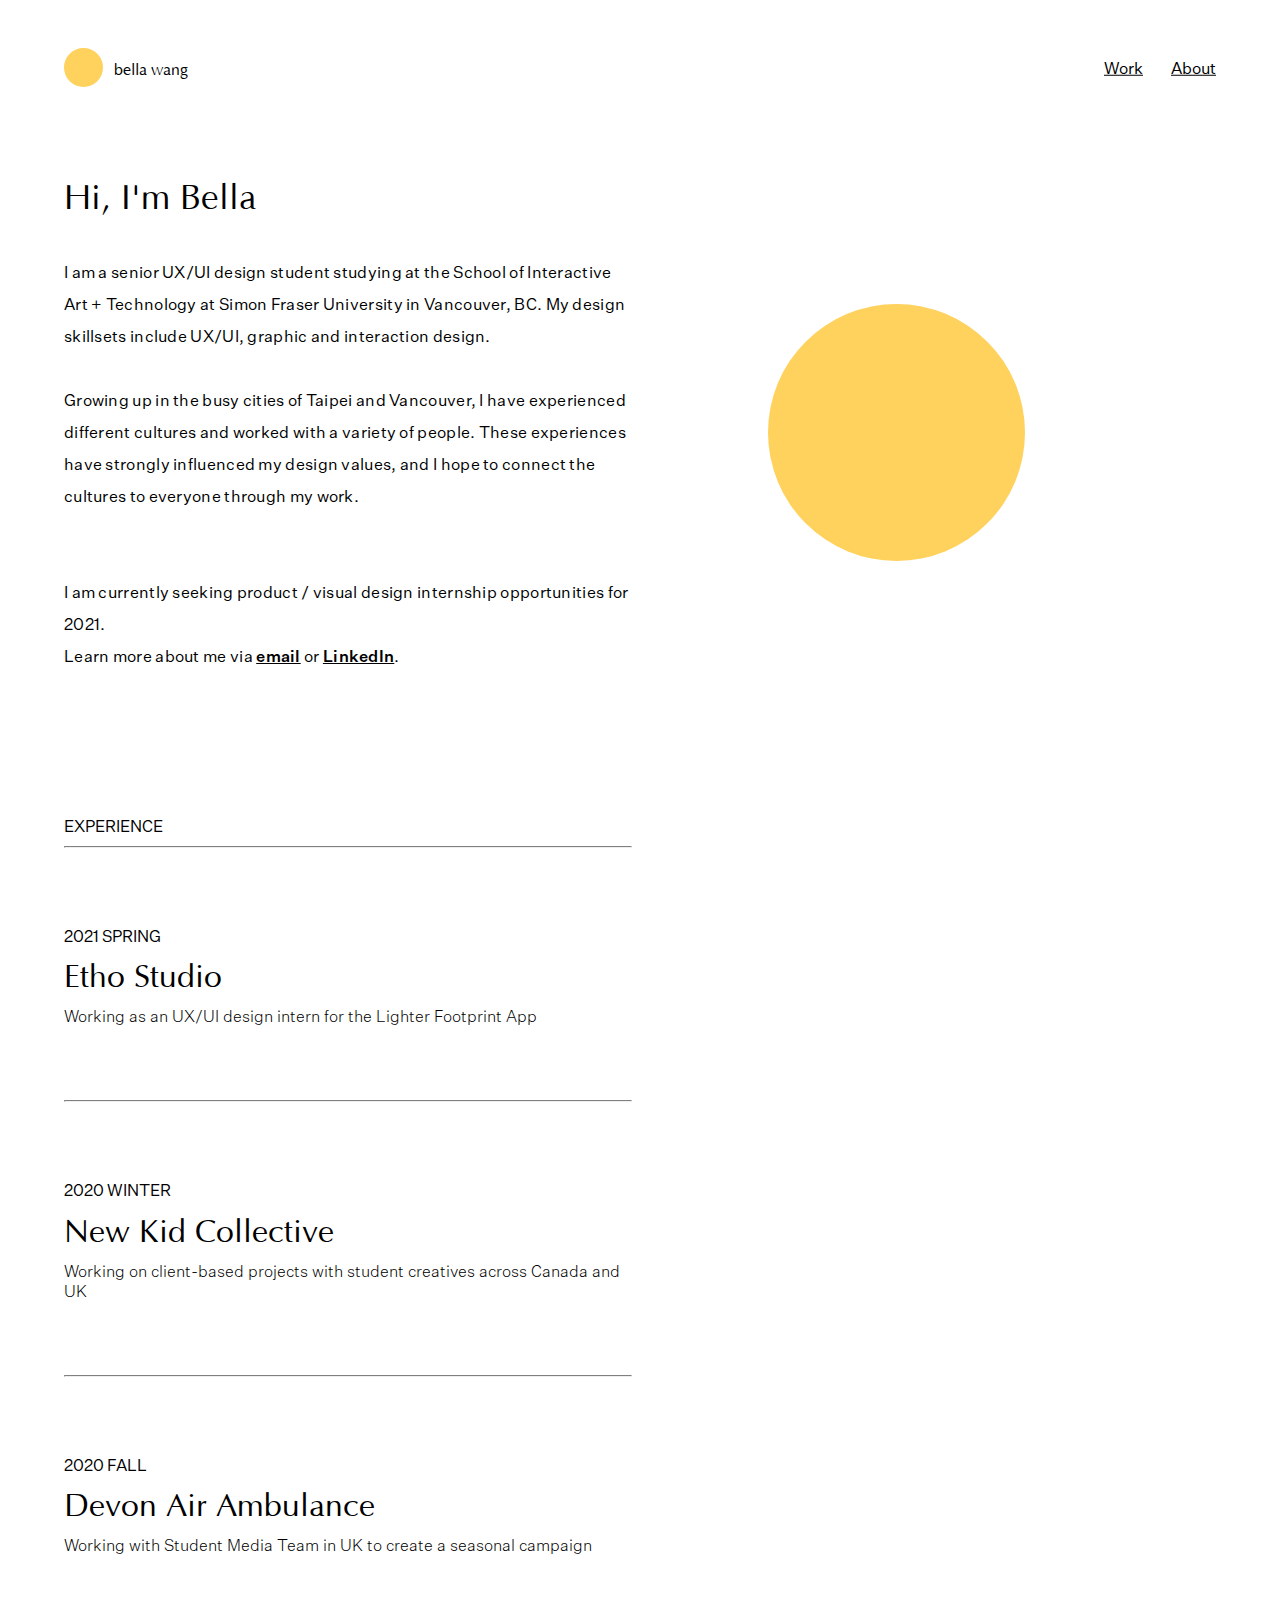
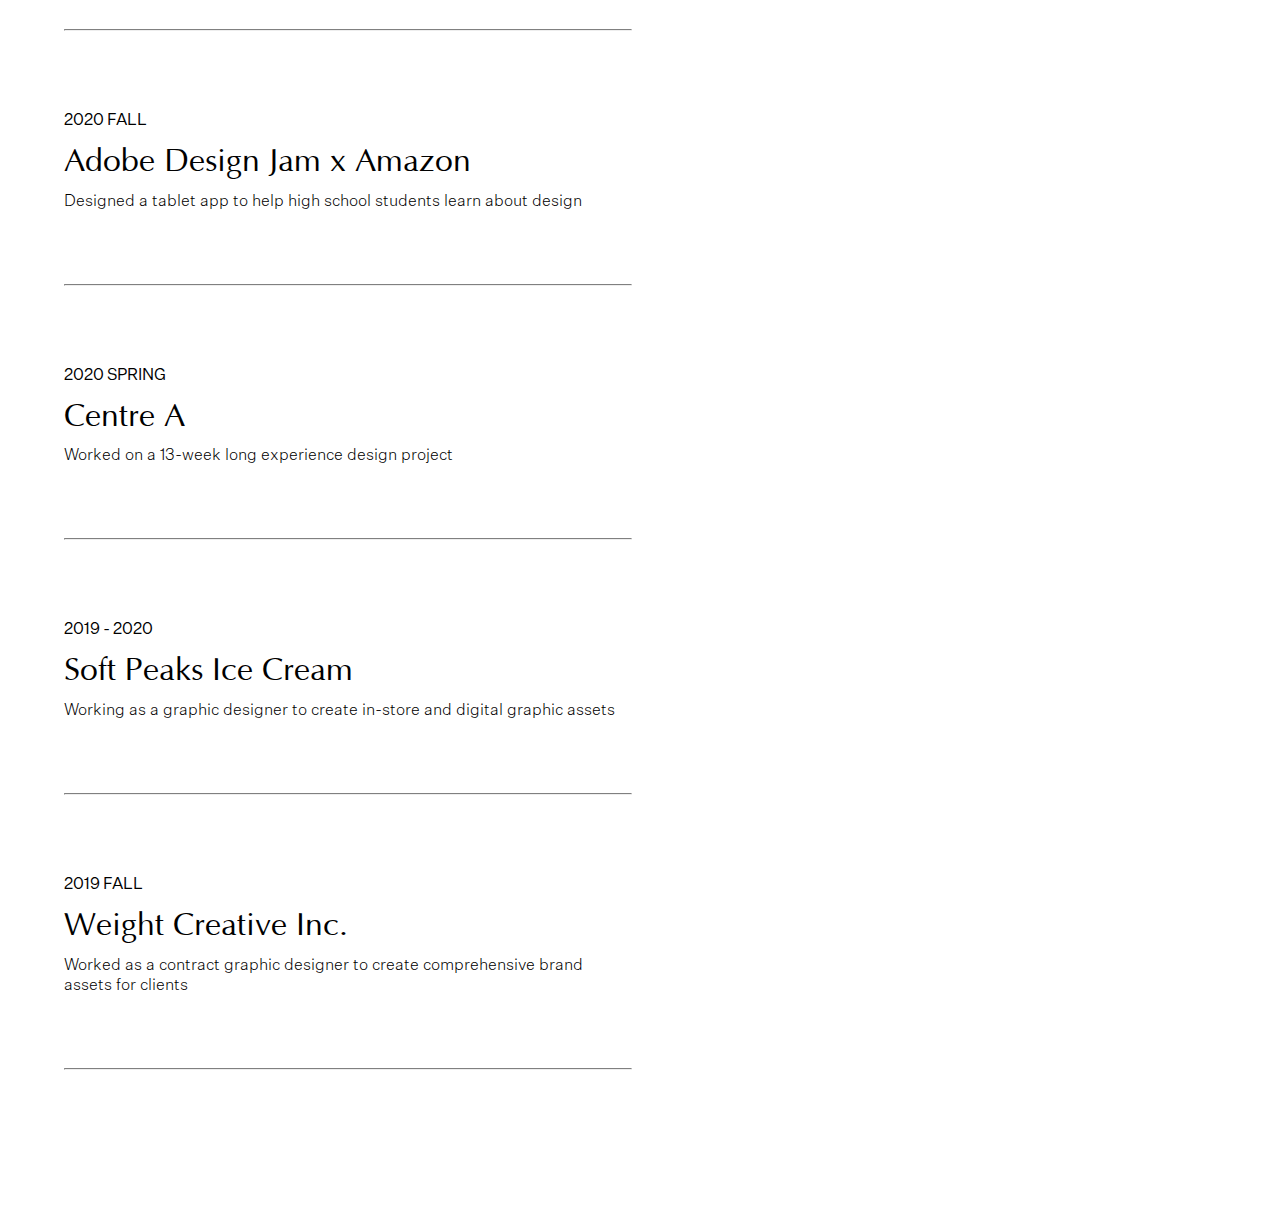
<file: about.html>
<!DOCTYPE html>
<html lang="en">

<head>

  <!-- Global site tag (gtag.js) - Google Analytics -->
  <script async src="https://www.googletagmanager.com/gtag/js?id=G-N9RYJR0GF3"></script>
  <script>
  window.dataLayer = window.dataLayer || [];
  function gtag(){dataLayer.push(arguments);}
  gtag('js', new Date());

  gtag('config', 'G-N9RYJR0GF3');
</script>

<meta charset="utf-8">
<meta http-equiv="X-UA-Compatible" content="IE=edge">
<meta name="viewport" content="width=device-width, initial-scale=1">
<meta name="keywords" content="bella wang, bella, wang, bellaxw, portfolio, designer, ux designer, product designer">
<meta name="description" content="Portfolio">
<meta name="viewport" content="width=device-width, initial-scale=1.0">
<meta name="robots" content="noodp">

<title>about bella</title>

<link rel="icon" type="image/png" href="img/favicon.png">
<link rel="apple-touch-icon" type="image/png" sizes="150x150" href="img/favicon.png"/>

<link rel="stylesheet" href="css/fonts.css">
<link rel="stylesheet" href="css/style.css">
<link rel="stylesheet" href="css/grid.css">
<link rel="stylesheet" href="css/normalize.css">

<script src="js/jquery-1.11.3.min.js"></script>
<script src="js/script.js"></script>
</head>

<body>
  <div id="container">
    <!-- TOP NAV -->
    <div id="topNav" class="grid-1">
      <div id="myName">
        <a class="navnohover" href="http://bellaxw.com/">
          <div class="sun">
            <svg width="39" height="39" viewBox="0 0 39 39" fill="none" xmlns="http://www.w3.org/2000/svg">
              <circle r="19.5" transform="matrix(1 0 0 -1 19.5 19.5)" fill="#FFD25E"/>
            </svg>
          </div>
          <div>
            <h1>bella wang</h1>
          </div>
        </a>
      </div>
      <ul class="menu">
        <li><a href="http://bellaxw.com/">Work</a></li>
        <li><a href="/about">About</a></li>
      </ul>
    </div>

    <div id="helloCopy" class="grid-2">
      <div>
        <h1>Hi, I'm Bella</h1>
      </div>
      <div><span></div>
      </div>

      <div id="aboutCopy" class="grid-2">
        <div>
          <p>
            I am a senior UX/UI design student studying at the School of Interactive
            Art + Technology at Simon Fraser University in Vancouver, BC. My design
            skillsets include UX/UI, graphic and interaction design.
            <br><br>
            Growing up in the busy cities of Taipei and Vancouver, I have experienced
            different cultures and worked with a variety of people. These experiences
            have strongly influenced my design values, and I hope to connect the cultures
            to everyone through my work.
            <br><br><br>
            <p>I am currently seeking product / visual design internship opportunities for 2021.</p>
            <p>Learn more about me via
              <a href="mailto:bellaxw@icloud.com">email</a> or
              <a href="https://www.linkedin.com/in/bellaxw/">LinkedIn</a>.</p>
            </p>
          </div>
          <div><span></div>
          </div>

          <div class="small-sun">
            <svg width="257" height="257" viewBox="0 0 257 257" fill="none" xmlns="http://www.w3.org/2000/svg">
              <circle cx="128.5" cy="128.5" r="128.5" fill="#FFD25E"/>
            </svg>
          </div>

          <div id="selectProjects" class="grid-2">
            <div>
              <div>
                <h2>Experience</h2>
              </div>

              <hr>

              <div class="project-wrapper2" id="tasty">
                <h5>2021 SPRING</h5>
                <h1>Etho Studio</h1>
                <p>Working as an UX/UI design intern for the Lighter Footprint App</p>
              </div>

              <hr>
              <div class="project-wrapper2" id="tasty">
                <h5>2020 WINTER</h5>
                <h1>New Kid Collective</h1>
                <p>Working on client-based projects with student creatives across Canada and UK</p>
              </div>

              <hr>
              <div class="project-wrapper2" id="tasty">
                <h5>2020 FALL</h5>
                <h1>Devon Air Ambulance</h1>
                <p>Working with Student Media Team in UK to create a seasonal campaign</p>
              </div>
              <hr>

              <div class="project-wrapper2" id="tasty">
                <h5>2020 FALL</h5>
                <h1>Adobe Design Jam x Amazon</h1>
                <p>Designed a tablet app to help high school students learn about design</p>
              </div>
              <hr>

              <div class="project-wrapper2" id="tasty">
                <h5>2020 SPRING</h5>
                <h1>Centre A</h1>
                <p>Worked on a 13-week long experience design project</p>
              </div>
              <hr>

              <div class="project-wrapper2" id="tasty">
                <h5>2019 - 2020</h5>
                <h1>Soft Peaks Ice Cream</h1>
                <p>Working as a graphic designer to create in-store and digital graphic assets</p>
              </div>
              <hr>

              <div class="project-wrapper2" id="tasty">
                <h5>2019 FALL</h5>
                <h1>Weight Creative Inc.</h1>
                <p>Worked as a contract graphic designer to create comprehensive brand assets for clients</p>
              </div>
              <hr>

            </div>
            <div><span></div>

            </div>

          </div> <!-- END OF CONTAINER -->

        </body>
        </html>
</file>
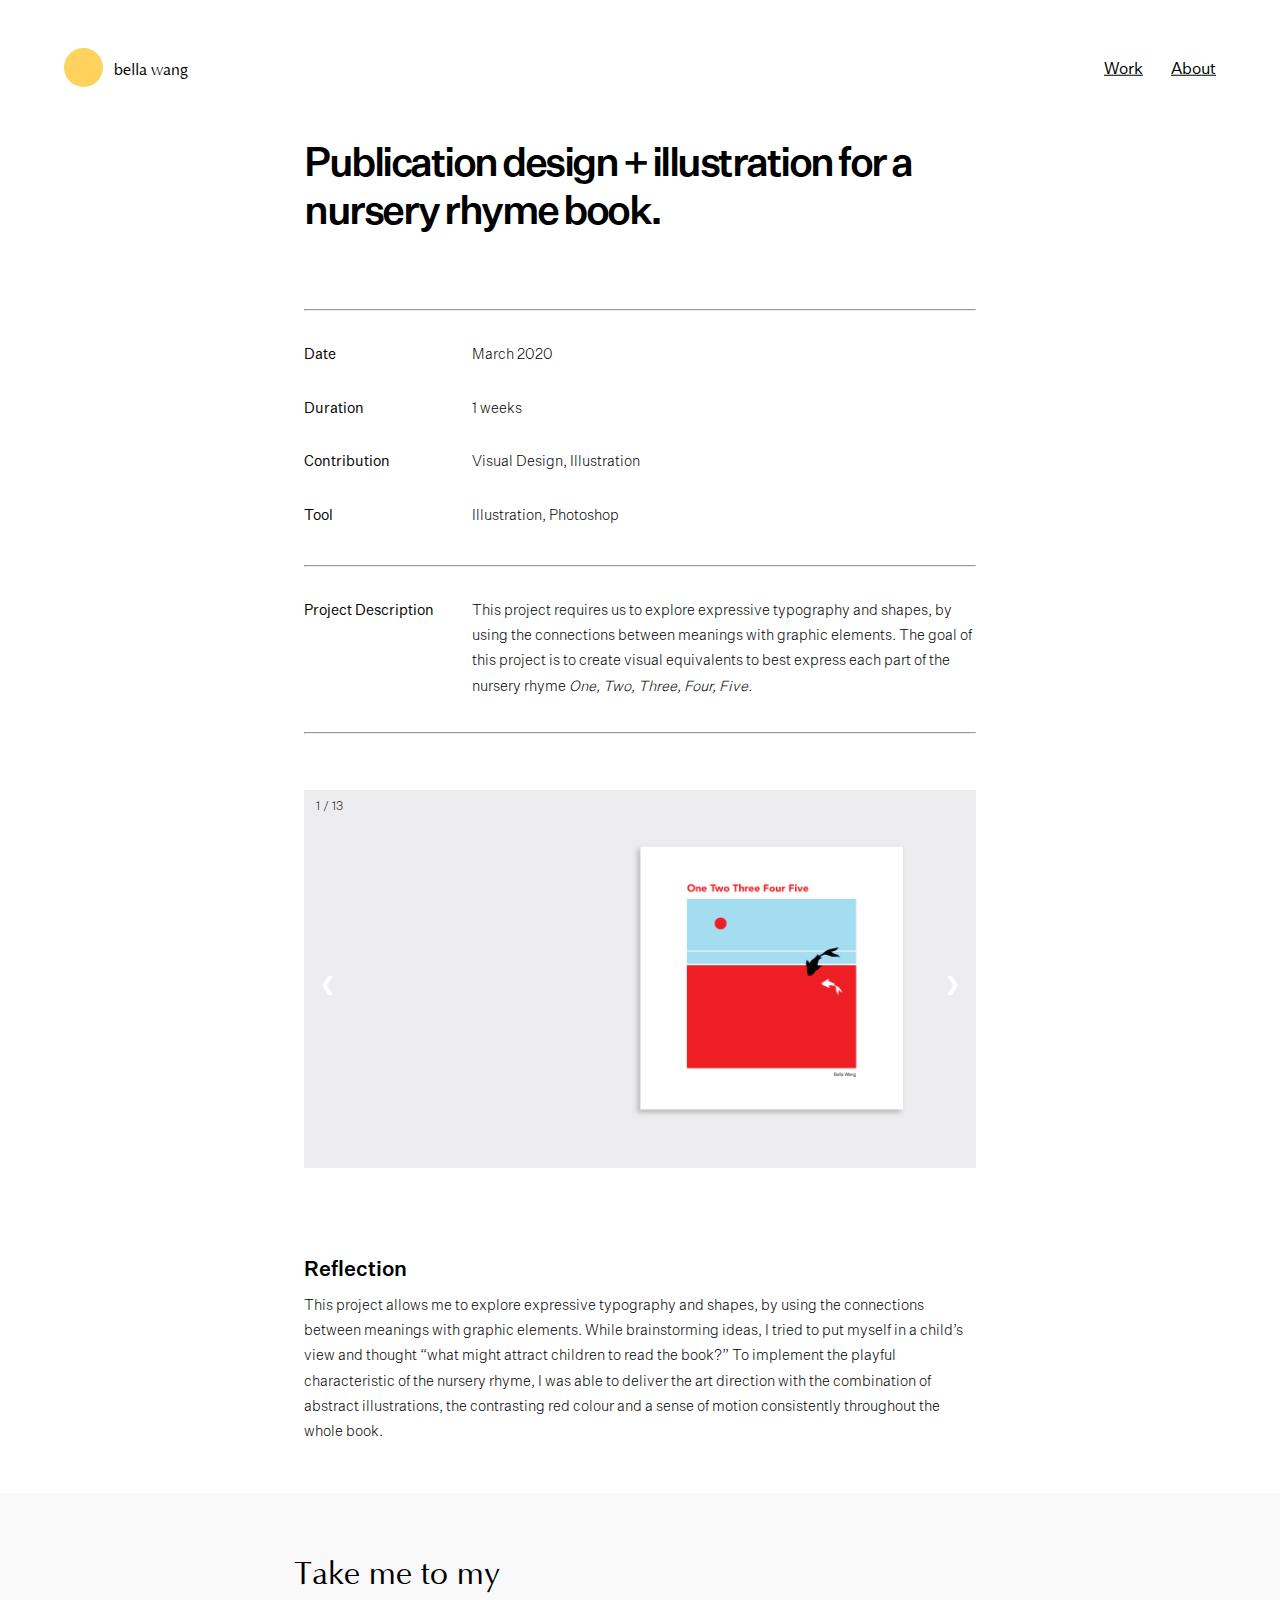
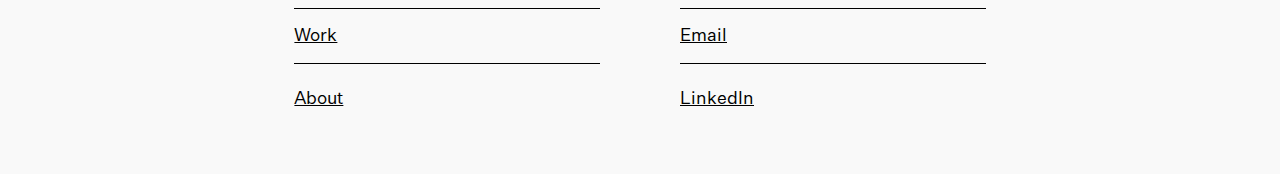
<file: nursery.html>
<!DOCTYPE html>
<html lang="en">

<head>
  <!-- Global site tag (gtag.js) - Google Analytics -->
  <script async src="https://www.googletagmanager.com/gtag/js?id=G-N9RYJR0GF3"></script>
  <script>
  window.dataLayer = window.dataLayer || [];
  function gtag(){dataLayer.push(arguments);}
  gtag('js', new Date());

  gtag('config', 'G-N9RYJR0GF3');
</script>

<meta charset="utf-8">
<meta http-equiv="X-UA-Compatible" content="IE=edge">
<meta name="viewport" content="width=device-width, initial-scale=1">
<meta name="keywords" content="bella wang, bella, wang, bellaxw, portfolio, designer, ux designer, product designer">
<meta name="description" content="Portfolio">
<meta name="viewport" content="width=device-width, initial-scale=1.0">
<meta name="robots" content="noodp">

<title>bella wang - Nursery Rhyme Book</title>

<link rel="icon" type="image/png" href="img/favicon.png">
<link rel="apple-touch-icon" type="image/png" sizes="150x150" href="img/favicon.png"/>

<link rel="stylesheet" href="css/fonts.css">
<link rel="stylesheet" href="css/style.css">
<link rel="stylesheet" href="css/grid.css">
<link rel="stylesheet" href="css/normalize.css">

<script src="js/jquery-1.11.3.min.js"></script>
<script src="js/script.js"></script>
</head>

<body>
  <div id="container">
    <!-- TOP NAV -->
    <div id="topNav" class="grid-1">
      <div id="myName">
        <a class="navnohover" href="http://bellaxw.com/">
          <div class="sun">
            <svg width="39" height="39" viewBox="0 0 39 39" fill="none" xmlns="http://www.w3.org/2000/svg">
              <circle r="19.5" transform="matrix(1 0 0 -1 19.5 19.5)" fill="#FFD25E"/>
            </svg>
          </div>
          <div>
            <h1>bella wang</h1>
          </div>
        </a>
      </div>
      <ul class="menu">
        <li><a href="http://bellaxw.com/">Work</a></li>
        <li><a href="/about">About</a></li>
      </ul>
    </div>

    <div id="project-container">
      <div class="grid-4" id="intro">
        <div><span></div>
          <div>
            <h3>Publication design + illustration for a nursery rhyme book. </h3></div>
          </div>
          <div><span></div>
          </div>

          <div class="grid-4 line">
            <div><span></div>
              <div>
                <hr>
              </div>
              <div><span></div>
              </div>


              <div class="grid-4 context">
                <div><span></div>
                  <div>
                    <div class="row grid-5">
                      <p class="col-1">Date</p>
                      <p>March 2020</p>
                    </div>
                    <div class="row grid-5">
                      <p class="col-1">Duration</p>
                      <p>1 weeks</p>
                    </div>
                    <div class="row grid-5">
                      <p class="col-1">Contribution</p>
                      <p>Visual Design, Illustration</p>
                    </div>
                    <div class="row grid-5">
                      <p class="col-1">Tool</p>
                      <p>Illustration, Photoshop</p>
                    </div>
                  </div>
                  <div><span></div>
                  </div>

                  <div class="grid-4 line">
                    <div><span></div>
                      <div>
                        <hr>
                      </div>
                      <div><span></div>
                      </div>

                      <div class="grid-4 context">
                        <div><span></div>
                          <div>
                            <div class="row grid-5">
                              <p class="col-1">Project Description</p>
                              <p>This project requires us to explore expressive typography and shapes, by using the connections between meanings with graphic elements. The goal of this project is to create visual equivalents to best express each part of the nursery rhyme <i>One, Two, Three, Four, Five.</i></p>
                            </div>
                          </div>
                          <div><span></div>
                          </div>

                          <div class="grid-4 line">
                            <div><span></div>
                              <div>
                                <hr>
                              </div>
                              <div><span></div>
                              </div>

                              <div class="grid-4 paragraph">
                                <div><span></div>

                                  <div class="slideshow-container">
                                    <div class="project-image mySlides fade">
                                      <p class="numbertext">1 / 13</p>
                                      <img src="img/work/nursery/nursery-1.png">
                                    </div>

                                    <div class="project-image mySlides fade">
                                      <p class="numbertext">2 / 13</p>
                                      <img src="img/work/nursery/nursery-2.png">
                                    </div>

                                    <div class="project-image mySlides fade">
                                      <p class="numbertext">3 / 13</p>
                                      <img src="img/work/nursery/nursery-3.png">
                                    </div>

                                    <div class="project-image mySlides fade">
                                      <p class="numbertext">4 / 13</p>
                                      <img src="img/work/nursery/nursery-4.png">
                                    </div>

                                    <div class="project-image mySlides fade">
                                      <p class="numbertext">5 / 13</p>
                                      <img src="img/work/nursery/nursery-5.png">
                                    </div>

                                    <div class="project-image mySlides fade">
                                      <p class="numbertext">6 / 13</p>
                                      <img src="img/work/nursery/nursery-1.png">
                                    </div>

                                    <div class="project-image mySlides fade">
                                      <p class="numbertext">7 / 13</p>
                                      <img src="img/work/nursery/nursery-2.png">
                                    </div>

                                    <div class="project-image mySlides fade">
                                      <p class="numbertext">8 / 13</p>
                                      <img src="img/work/nursery/nursery-3.png">
                                    </div>

                                    <div class="project-image mySlides fade">
                                      <p class="numbertext">9 / 13</p>
                                      <img src="img/work/nursery/nursery-4.png">
                                    </div>

                                    <div class="project-image mySlides fade">
                                      <p class="numbertext">10 / 13</p>
                                      <img src="img/work/nursery/nursery-5.png">
                                    </div>

                                    <div class="project-image mySlides fade">
                                      <p class="numbertext">11 / 13</p>
                                      <img src="img/work/nursery/nursery-3.png">
                                    </div>

                                    <div class="project-image mySlides fade">
                                      <p class="numbertext">12 / 13</p>
                                      <img src="img/work/nursery/nursery-4.png">
                                    </div>

                                    <div class="project-image mySlides fade">
                                      <p class="numbertext">13 / 13</p>
                                      <img src="img/work/nursery/nursery-5.png">
                                    </div>

                                    <a class="prev" onclick="plusSlides(-1)">&#10094;</a>
                                    <a class="next" onclick="plusSlides(1)">&#10095;</a>
                                  </div>
                                  <div><span></div>
                                  </div>

                                  <div class="grid-4 paragraph">
                                    <div><span></div>
                                      <div class="p-wrapper">
                                        <h4>Reflection</h4>
                                        <p>This project allows me to explore expressive typography and shapes, by using the connections between meanings with graphic elements.
                                          While brainstorming ideas, I tried to put myself in a child’s view and thought “what might attract children to read the book?” To implement the playful characteristic of the nursery rhyme, I was able to deliver the art direction with the combination of abstract illustrations, the contrasting red colour and a sense of motion consistently throughout the whole book.</p>

                                        </div>
                                        <div><span></div>
                                        </div>

                                      </div>
                                    </div>  <!-- END OF CONTAINER -->

                                    <footer class="footer_border">

                                      <h1 class="footer_title">Take me to my</h1>

                                      <div class="footer_container">

                                        <div class="footer_top">
                                          <a href="http://bellaxw.com/">Work</a>
                                          <br>
                                        </div>

                                        <div class="footer_top">
                                          <a href="mailto:bellaxw@icould.com">Email</a>
                                        </div>

                                        <div class="footer_bt">
                                          <a href="/about">About</a>
                                        </div>

                                        <div class="footer_bt">
                                          <a href="https://www.linkedin.com/in/bellaxw/">LinkedIn</a>
                                          <br>
                                        </div>

                                      </div>

                                    </footer>
                                    <script src="js/script.js">

                                    </script>

                                  </body>
                                  </html>
</file>
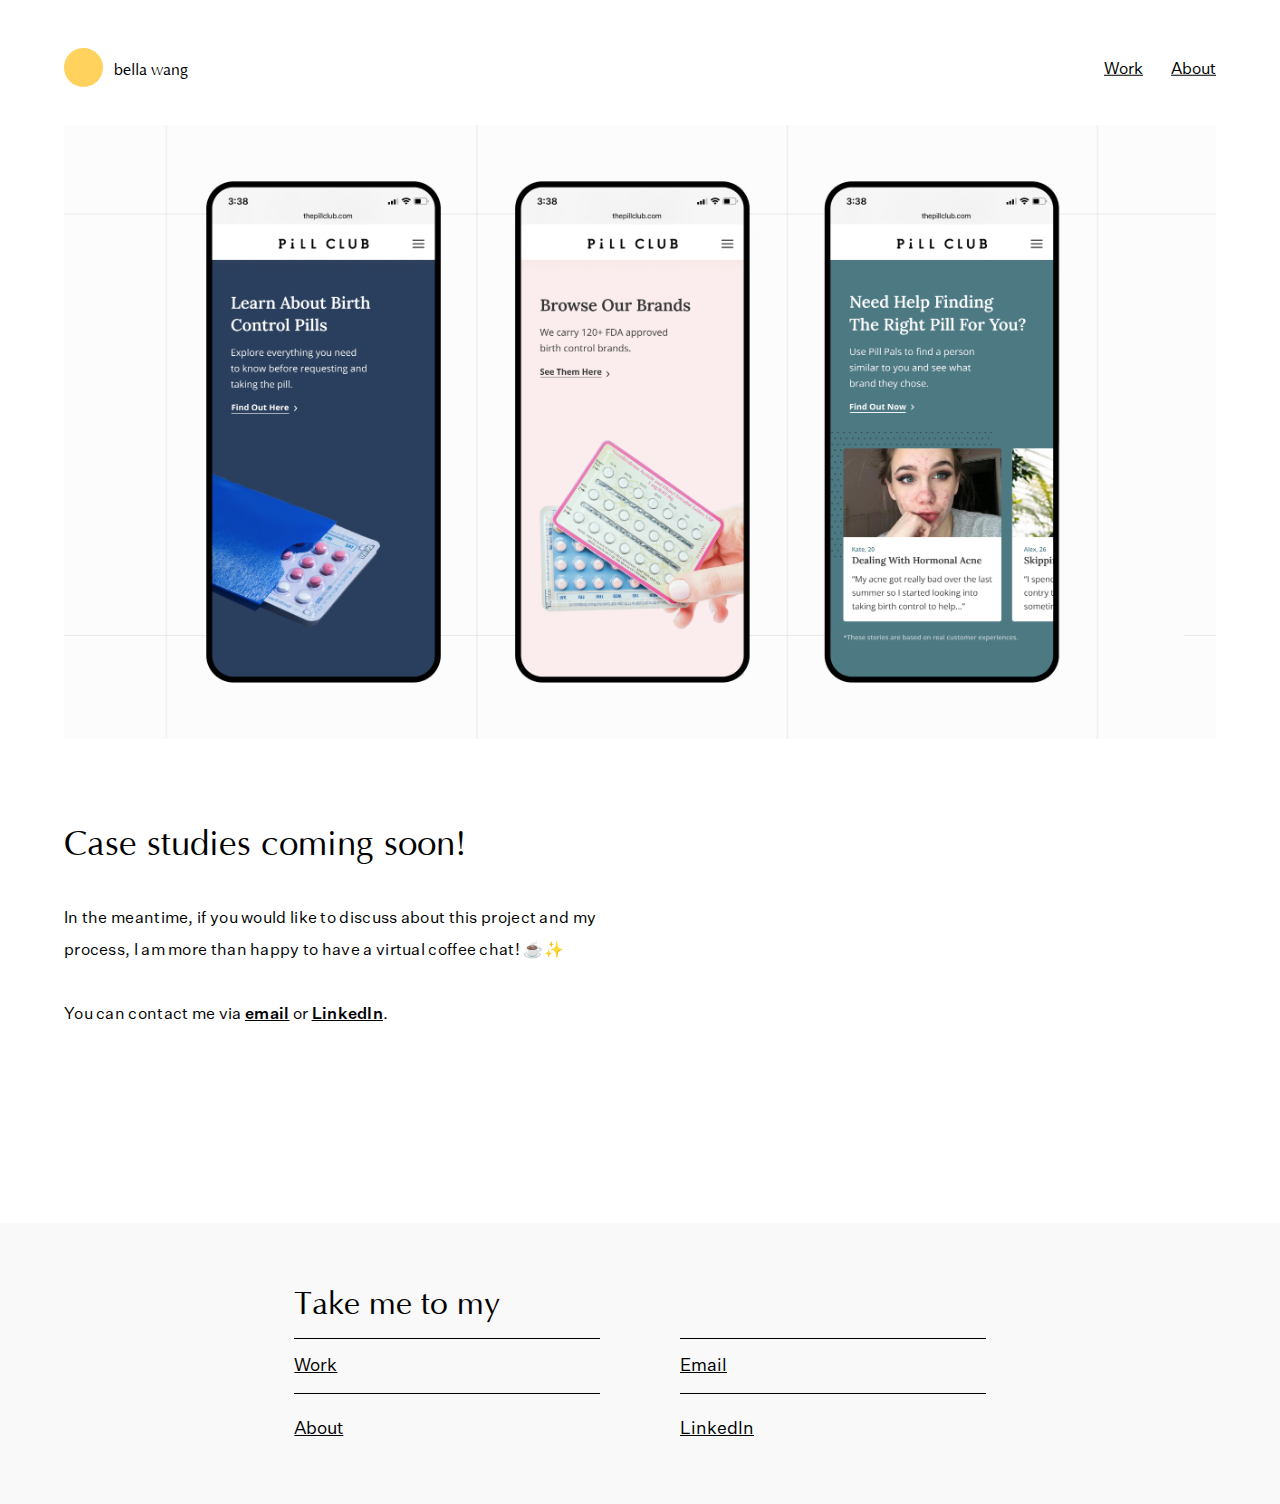
<file: tpc.html>
<!DOCTYPE html>
<html lang="en">

<head>
  <!-- Global site tag (gtag.js) - Google Analytics -->
  <script async src="https://www.googletagmanager.com/gtag/js?id=G-N9RYJR0GF3"></script>
  <script>
  window.dataLayer = window.dataLayer || [];
  function gtag(){dataLayer.push(arguments);}
  gtag('js', new Date());

  gtag('config', 'G-N9RYJR0GF3');
</script>

<meta charset="utf-8">
<meta http-equiv="X-UA-Compatible" content="IE=edge">
<meta name="viewport" content="width=device-width, initial-scale=1">
<meta name="keywords" content="bella wang, bella, wang, bellaxw, portfolio, designer, ux designer, product designer">
<meta name="description" content="Portfolio">
<meta name="viewport" content="width=device-width, initial-scale=1.0">
<meta name="robots" content="noodp">

<title>bella wang - The Pill Club</title>

<link rel="icon" type="image/png" href="img/favicon.png">
<link rel="apple-touch-icon" type="image/png" sizes="150x150" href="img/favicon.png"/>

<link rel="stylesheet" href="css/fonts.css">
<link rel="stylesheet" href="css/style.css">
<link rel="stylesheet" href="css/grid.css">
<link rel="stylesheet" href="css/normalize.css">

<script src="js/jquery-1.11.3.min.js"></script>
<script src="js/script.js"></script>
</head>

<body>
  <div id="container">
    <!-- TOP NAV -->
    <div id="topNav" class="grid-1">
      <div id="myName">
        <a class="navnohover" href="http://bellaxw.com/">
          <div class="sun">
            <svg width="39" height="39" viewBox="0 0 39 39" fill="none" xmlns="http://www.w3.org/2000/svg">
              <circle r="19.5" transform="matrix(1 0 0 -1 19.5 19.5)" fill="#FFD25E"/>
            </svg>
          </div>
          <div>
            <h1>bella wang</h1>
          </div>
        </a>
      </div>
      <ul class="menu">
        <li><a href="http://bellaxw.com/">Work</a></li>
        <li><a href="/about">About</a></li>
      </ul>
    </div>

    <div class="project-image">
      <img src="img/work/tpc/tpc-0.png">
    </div>

    <div id="helloCopy" class="grid-2">
      <div>
        <h1>Case studies coming soon!</h1>
      </div>
      <div><span></div>
      </div>

      <div id="aboutCopy" class="grid-2">
        <div>
          <p>
            In the meantime, if you would like to discuss about this project and my process, I am more than happy to have a virtual coffee chat! ☕✨
            <br><br>
            <p>You can contact me via
              <a href="mailto:bellaxw@icloud.com">email</a> or
              <a href="https://www.linkedin.com/in/bellaxw/">LinkedIn</a>.</p>
            </p>
          </div>
          <div><span></div>
          </div>
                                    </div>  <!-- END OF CONTAINER -->

                                    <footer class="footer_border">

                                      <h1 class="footer_title">Take me to my</h1>

                                      <div class="footer_container">

                                        <div class="footer_top">
                                          <a href="http://bellaxw.com/">Work</a>
                                          <br>
                                        </div>

                                        <div class="footer_top">
                                          <a href="mailto:bellaxw@icould.com">Email</a>
                                        </div>

                                        <div class="footer_bt">
                                          <a href="/about">About</a>
                                        </div>

                                        <div class="footer_bt">
                                          <a href="https://www.linkedin.com/in/bellaxw/">LinkedIn</a>
                                          <br>
                                        </div>

                                      </div>

                                    </footer>
                                    <script src="js/script.js">

                                    </script>

                                  </body>
                                  </html>
</file>
<file: css/fonts.css>
@font-face {
	font-family: 'UntitledSans-Light';
	src: url('../fonts/untitledsans/UntitledSans-Light.otf');

	text-rendering: optimizeLegibility;
	-webkit-font-smoothing: antialiased;
	   -moz-font-smoothing: antialiased;
			-ms-font-smoothing: antialiased;
			 -o-font-smoothing: antialiased;
}

@font-face {
	font-family: 'UntitledSans-Regular';
	src: url('../fonts/untitledsans/UntitledSans-Regular.otf');

	text-rendering: optimizeLegibility;
	-webkit-font-smoothing: antialiased;
	   -moz-font-smoothing: antialiased;
			-ms-font-smoothing: antialiased;
			 -o-font-smoothing: antialiased;
}

@font-face {
	font-family: 'UntitledSans-Medium';
	src: url('../fonts/untitledsans/UntitledSans-Medium.otf');

	text-rendering: optimizeLegibility;
	-webkit-font-smoothing: antialiased;
	   -moz-font-smoothing: antialiased;
			-ms-font-smoothing: antialiased;
			 -o-font-smoothing: antialiased;
}

@font-face {
	font-family: 'Optima-Regular';
	src: url('../fonts/optima/Optima-Regular.ttf');

	text-rendering: optimizeLegibility;
	-webkit-font-smoothing: antialiased;
	   -moz-font-smoothing: antialiased;
			-ms-font-smoothing: antialiased;
			 -o-font-smoothing: antialiased;
}
</file>
<file: css/style.css>
body,div,dl,dt,dd,ul,ol,li,h1,h2,h3,h4,h5,h6,pre,
form,fieldset,input,textarea,p,a,blockquote,th,td {
    padding: 0;
    margin: 0;
  }

   ::-webkit-selection { background-color: #FFD25E; }
      ::-moz-selection { background-color: #FFD25E; }
       ::-ms-selection { background-color: #FFD25E; }
        ::-o-selection { background-color: #FFD25E; }
           ::selection { background-color: #FFD25E; }

body {
    max-height: 100%;
    position: relative;
    z-index: 0;
    background: #FFFFFF;
  }

  #container {
    position: relative;
    max-width: 100%;
    max-height: 100%;
  }

/*//////////////////////////////////////////////////////
  TYPE SETTING
//////////////////////////////////////////////////////*/
h1 {
    color: #000000;
    font-family: "Optima-Regular";
    font-weight: normal;
    display: inline;
  }

  h2, p, li a {
    font-family: "UntitledSans-Regular";
    font-weight: normal;
  }

  h2 { text-transform: uppercase; }

  a {
    color: black;
    font-family: "UntitledSans-Medium";
    text-decoration: underline;
  }

  h5 {
    font-family: "UntitledSans-Regular";
    font-size: 1em;
    margin-bottom: .6em;
    margin-top: 1.2em;
  }

  p a:hover {
    background-color: #fcd200;
    text-decoration: none;
  }

/*//////////////////////////////////////////////////////
  TOP NAV
//////////////////////////////////////////////////////*/
#myName div, .project-name svg circle {
  display: inline;
  position: relative;
  vertical-align: middle;
}

#topNav {
  width: 100%;
  position: relative;
  z-index: 3;
}

#topNav #myName, #topNav .menu-wrapper {
  display: inline-block;
}

#topNav .menu-wrapper {
  position: relative;
  top: 50%;
}

#topNav a { text-decoration: none; }

#topNav ul {
  margin: 0;
  padding: 0;
  list-style: none;
  overflow: hidden;
  background-color: #fff;
}

#topNav li a {  
  color: black;
  text-align: right;
  text-decoration: underline;
  transition: color 0.3s ease;    
}

#topNav li a:hover,
#topNav .menu-btn:hover {
  background-color: #fcd200;
  text-decoration: none;
}



/*//////////////////////////////////////////////////////
  LANDING PAGE
//////////////////////////////////////////////////////*/
  #introCopy {
    position: relative;
  }

  #introCopy h1, #introCopy p { display: inline; }
  .down-arrow { text-align: center; }

  #introCopy p {
    font-family: "UntitledSans-Light";
    font-weight: normal;
  }

.project-wrapper a { text-decoration: none; cursor: crosshair;; }
.project-thumbnail { display: none; position: absolute; max-width: 40%; }
.project-thumbnail img { max-width: 100%; }

.project-wrapper:hover > .project-thumbnail, .project-wrapper a:hover + .project-thumbnail {
  display: block;
  position: absolute;
  z-index: 99;
}

.project-wrapper {
  cursor: crosshair;
}

/*//////////////////////////////////////////////////////
  ABOUT PAGE
//////////////////////////////////////////////////////*/
#aboutCopy p {
  font-family: "UntitledSans-Regular";
  font-weight: normal;
  line-height: 2em;
  letter-spacing: .3px;
}

#aboutCopy a:hover{
  background-color: #fcd200;
  text-decoration: none;
}


/*//////////////////////////////////////////////////////
  PROJECT PAGE
//////////////////////////////////////////////////////*/
h3, h4 {
  font-family: "UntitledSans-Medium";
  font-weight: normal;
}

.row p, .paragraph p {
  font-family: "UntitledSans-Light";
  font-weight: normal;
}

.row .col-1 {
  font-family: "UntitledSans-Regular";
}

/*//////////////////////////////////////////////////////
  FOOTER
//////////////////////////////////////////////////////*/
.footer_border {
  /* padding: 5em 21em 5em 21em; */
  padding: 5% 10% 5% 10%;
  background-color: #f9f9f9;
}

.footer_title {
  font-family: "Optima-Regular";
  font-weight: normal;
  text-decoration: none;
  font-style: normal;
}

.footer_container {
  display: grid;
  grid-template-columns: 6fr 6fr;
  grid-row: auto;
  grid-column-gap: 5em;
  grid-row-gap: 1em;
  padding-top: 1em;
}

.footer_top {
  border-top: 1px solid black;
  padding-top: 1em;
}

.footer_top a {
  font-family: "UntitledSans-Regular";
  color: black;
  font-size: 1.1em;
  color: black;
  cursor: pointer;
  padding: 5px 5px 5px 0px;
}

.footer_top a:hover {
  text-decoration: none;
  background-color: #fcd200;
  color: black;
}

.footer_bt a {
  font-family: "UntitledSans-Regular";
  color: black;
  font-size: 1.1em;
  color: black;
  cursor: pointer;
  padding: 5px 5px 5px 0px;
}

.footer_bt a:hover {
  text-decoration: none;
  background-color: #fcd200;
  color: black;
}

.dark_border {
  padding: 3em 6em 3em 6em;
  background-color: #f7f7f7;
}

/*//////////////////////////////////////////////////////
  IMAGE CAROUSEL
//////////////////////////////////////////////////////*/
.mySlides { display: none; }
img {vertical-align: middle;}

.slideshow-container {
  max-width: 100%;
  position: relative;
  margin: auto;
}

.prev, .next {
  cursor: pointer;
  position: absolute;
  top: 50%;
  width: auto;
  padding: 16px;
  margin-top: -22px;
  color: white;
  font-weight: bold;
  font-size: 18px;
  transition: 0.6s ease;
  border-radius: 0 3px 3px 0;
  user-select: none;
  text-decoration: none;
}

.next {
  right: 0;
  border-radius: 3px 0 0 3px;
}

.prev:hover, .next:hover {
  background-color: rgba(0,0,0,0.8);
}

.text {
  font-family: "Atlas Grotesk", sans-serif;
  color: #1e1b1b;
  font-size: 1vw;
  padding: 8px 12px;
  position: absolute;
  bottom: 8px;
  width: 100%;
  text-align: center;
}

.numbertext {
  padding-top: 3.5em;
  padding-left: 1em;
  color: #1e1b1b;
  font-size: 12px;
  position: absolute;
  top: 0;
}
</file>
<file: css/grid.css>
.grid-1, .grid-2, .grid-3, .grid-4, .grid-5, .grid-6 {
	display: grid;
	max-width: 100%;

	-webkit-transition: .3s ease;
	-moz-transition: .3s ease;
	-o-transition: .3s ease;
	transition: .3s ease;
}
</file>
